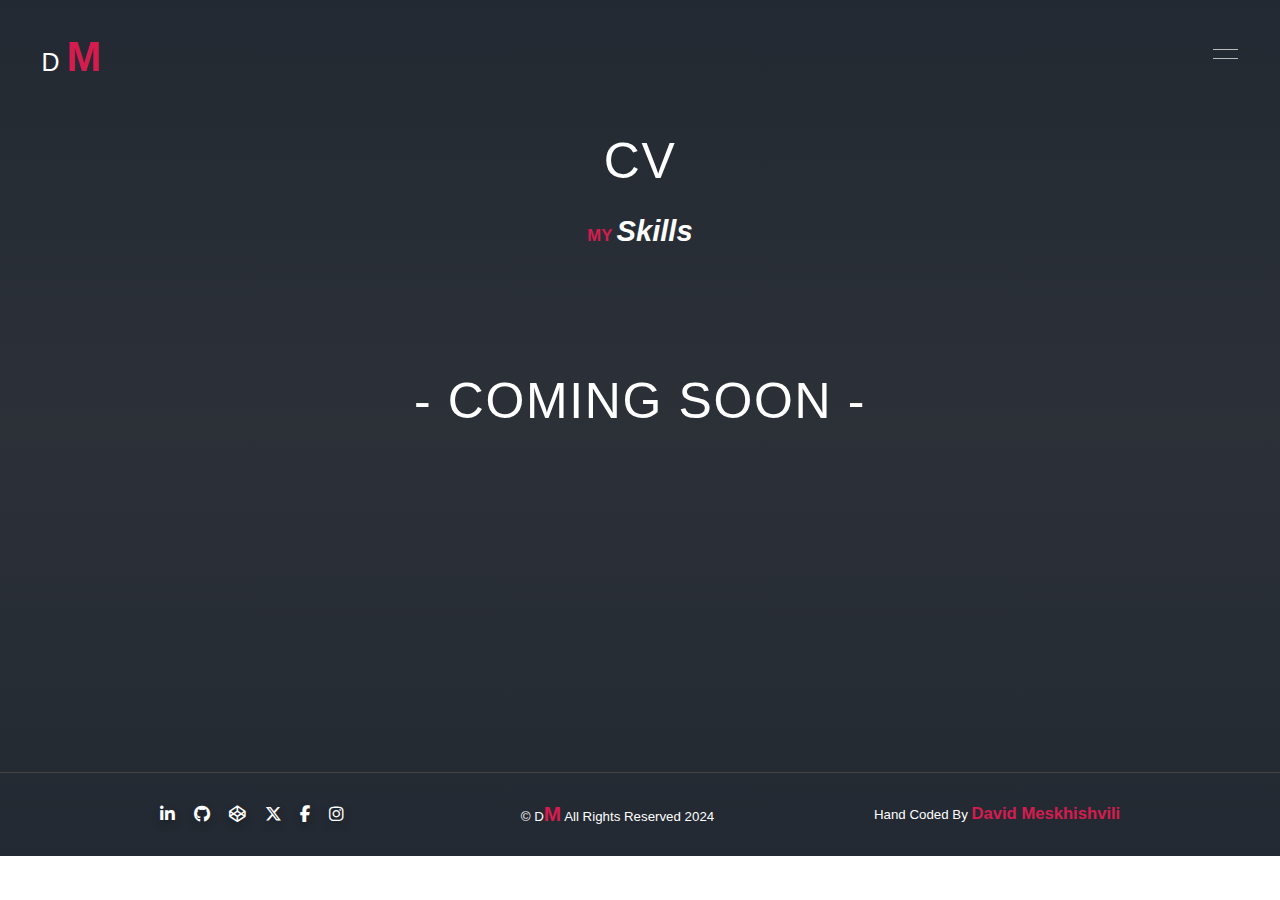
<file: cv.html>
<!DOCTYPE html>
<html lang="en">
  <head>
    <meta charset="UTF-8" />
    <meta http-equiv="X-UA-Compatible" content="IE=edge" />
    <meta name="viewport" content="width=device-width, initial-scale=1.0" />
    <title>David Meskhishvili Portfolio Webpage</title>
    <link rel="stylesheet" href="style.css" />
    <link rel="stylesheet" href="style.css" />
    <link rel="preconnect" href="https://fonts.googleapis.com" />
    <link rel="preconnect" href="https://fonts.gstatic.com" crossorigin />
    <link
      href="https://fonts.googleapis.com/css2?family=Caveat:wght@400;700&family=Rowdies:wght@300;400;700&display=swap"
      rel="stylesheet"
    />
    <link
      rel="stylesheet"
      href="https://cdnjs.cloudflare.com/ajax/libs/font-awesome/6.6.0/css/all.min.css"
    />
  </head>
  <body>
    <!-- Container -->
    <div class="container">
      <!-- Navigation -->
      <div class="menu-icon">
        <div class="line line-1"></div>
        <div class="line line-2"></div>
      </div>
      <nav class="navigation">
        <div class="nav-items">
          <a href="index.html#about-me">About</a>
          <a href="index.html#my-projects">Portfolio</a>
          <a href="index.html#testimonials">Testimonials</a>
          <a href="index.html#contact-me">Contact</a>
        </div>
      </nav>
      <!-- End of Navigation -->

      <!-- Landing -->
      <section class="landing-projects">
        <div class="logo">
          <a href="index.html">
            <span>D</span>
            <span>M</span>
           </a>
        </div>
      </section>
      <!-- End of Landing -->

      <!-- Projects -->
      <section class="projects" id="my-projects">
        <h1 class="section-heading">CV</h1>
        <h3 class="sub-heading">My <span>Skills</span></h3>
        <!-- Projects Container -->
        <div class="projects-cards"> 
            <br /><br /><br /><br /><br /><br /><br /><br />
            <h1 class="section-heading">- coming soon -</h1>
            <br /><br /><br /><br /><br /><br /><br /><br />
            <br /><br /><br /><br /><br /><br /><br /><br />
            <br /><br /><br /><br /><br /><br /><br /><br />
            <br /><br /><br /><br /><br /><br /><br /><br />
            <br /><br /><br /><br /><br /><br /><br /><br />
        </div>
        <!-- End of Projects Container -->

        
      </section>
      <!-- End of Projects -->

      <!-- Footer -->
      <footer class="footer">
        <div class="icons">
          <a href="https://www.linkedin.com/in/dmeskhi" target="_blank"
            ><i class="fa-brands fa-linkedin-in"></i
          ></a>
          <a href="https://github.com/dmeskhi" target="_blank"
            ><i class="fa-brands fa-github"></i
          ></a>
          <a href="https://codepen.io/dmeskhi" target="_blank"
            ><i class="fa-brands fa-codepen"></i
          ></a>
          <a href="https://x.com/dmeskhi" target="_blank"
            ><i class="fa-brands fa-x-twitter"></i
          ></a>
          <a href="https://www.facebook.com/dmeski" target="_blank"
            ><i class="fa-brands fa-facebook-f"></i
          ></a>
          <a href="https://www.instagram.com/dmeskhi/" target="_blank"
            ><i class="fa-brands fa-instagram"></i
          ></a>
        </div>
        <div class="copyright">
          <p>&copy; D<span>M</span> All Rights Reserved 2024</p>
        </div>
        <div class="author">
          <p>
            Hand Coded By
            <span>
              <a href="mailto:david.meskhishvili@gmail.com" target="_blank">
                David Meskhishvili
              </a>
            </span>
          </p>
        </div>
      </footer>
      <!-- End of Footer -->
    </div>
    <!-- End of Container -->
    <script src="script.js"></script>
  </body>
</html>
</file>
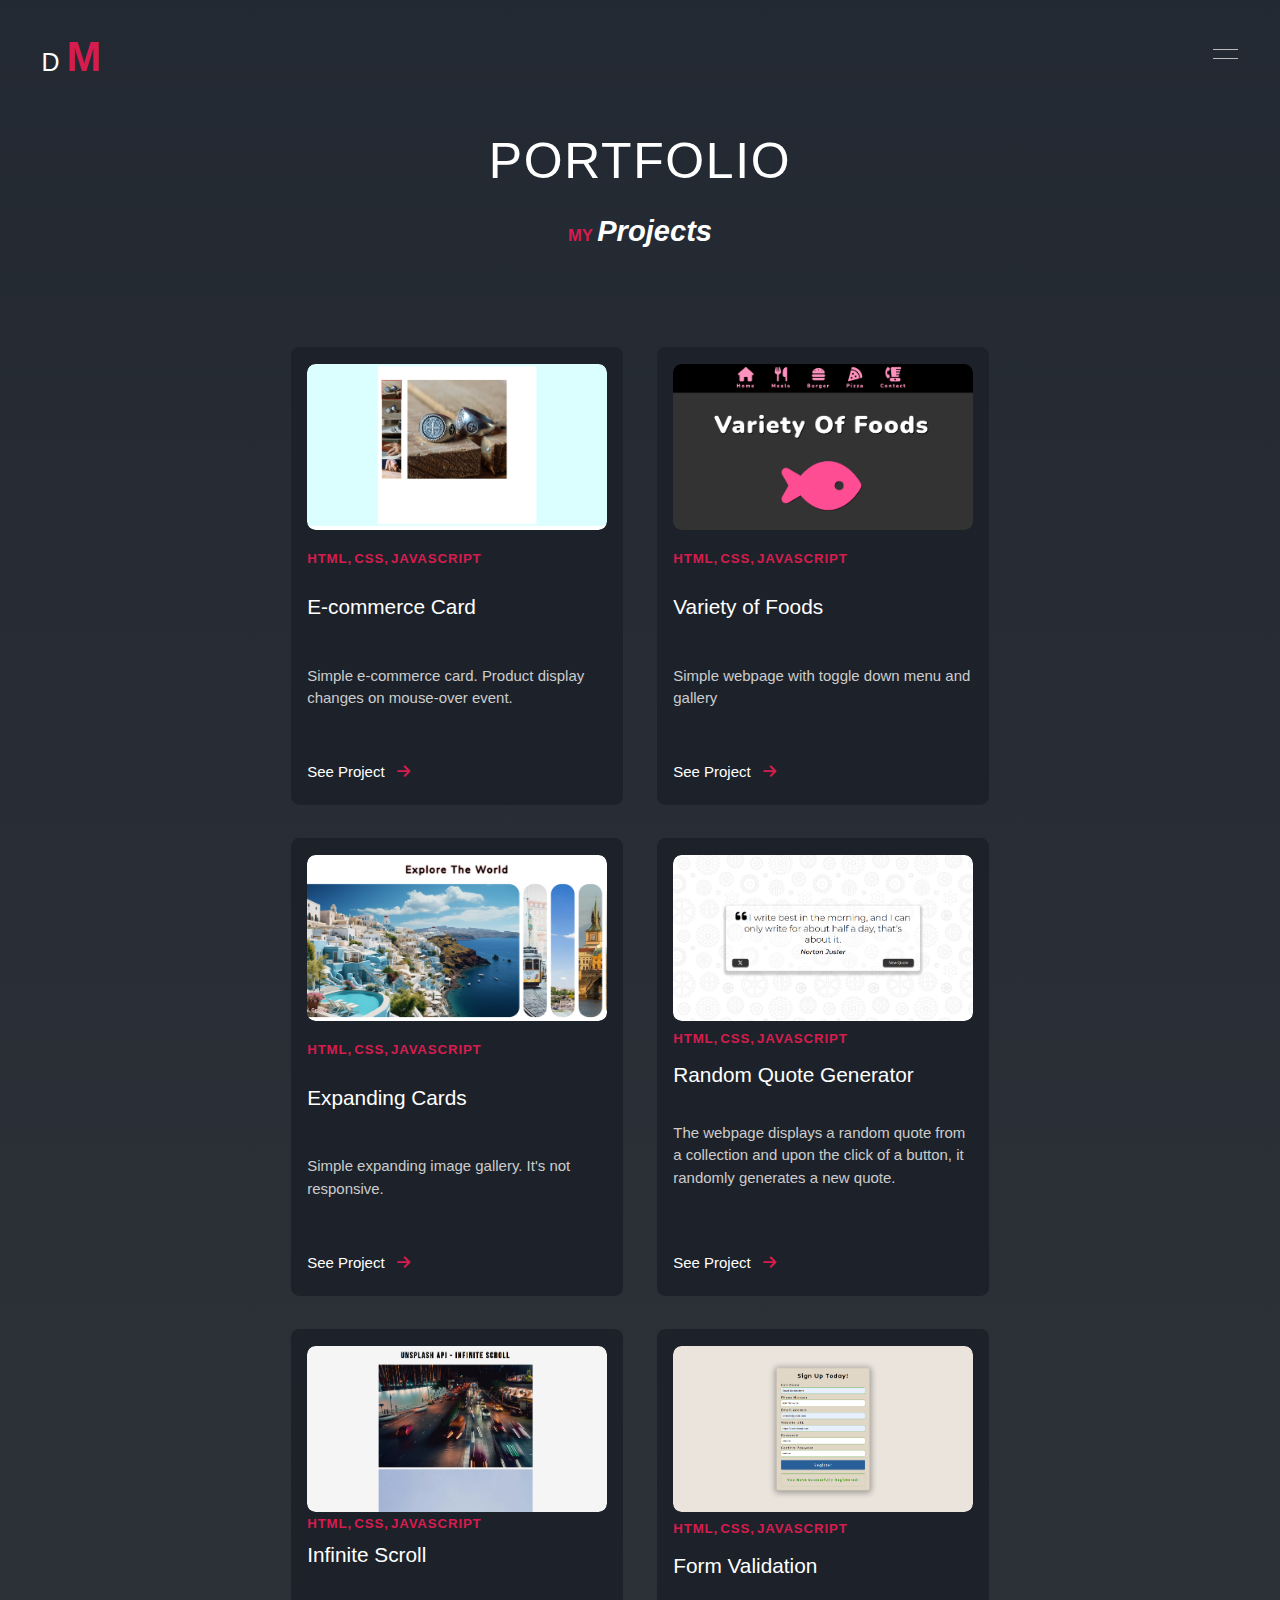
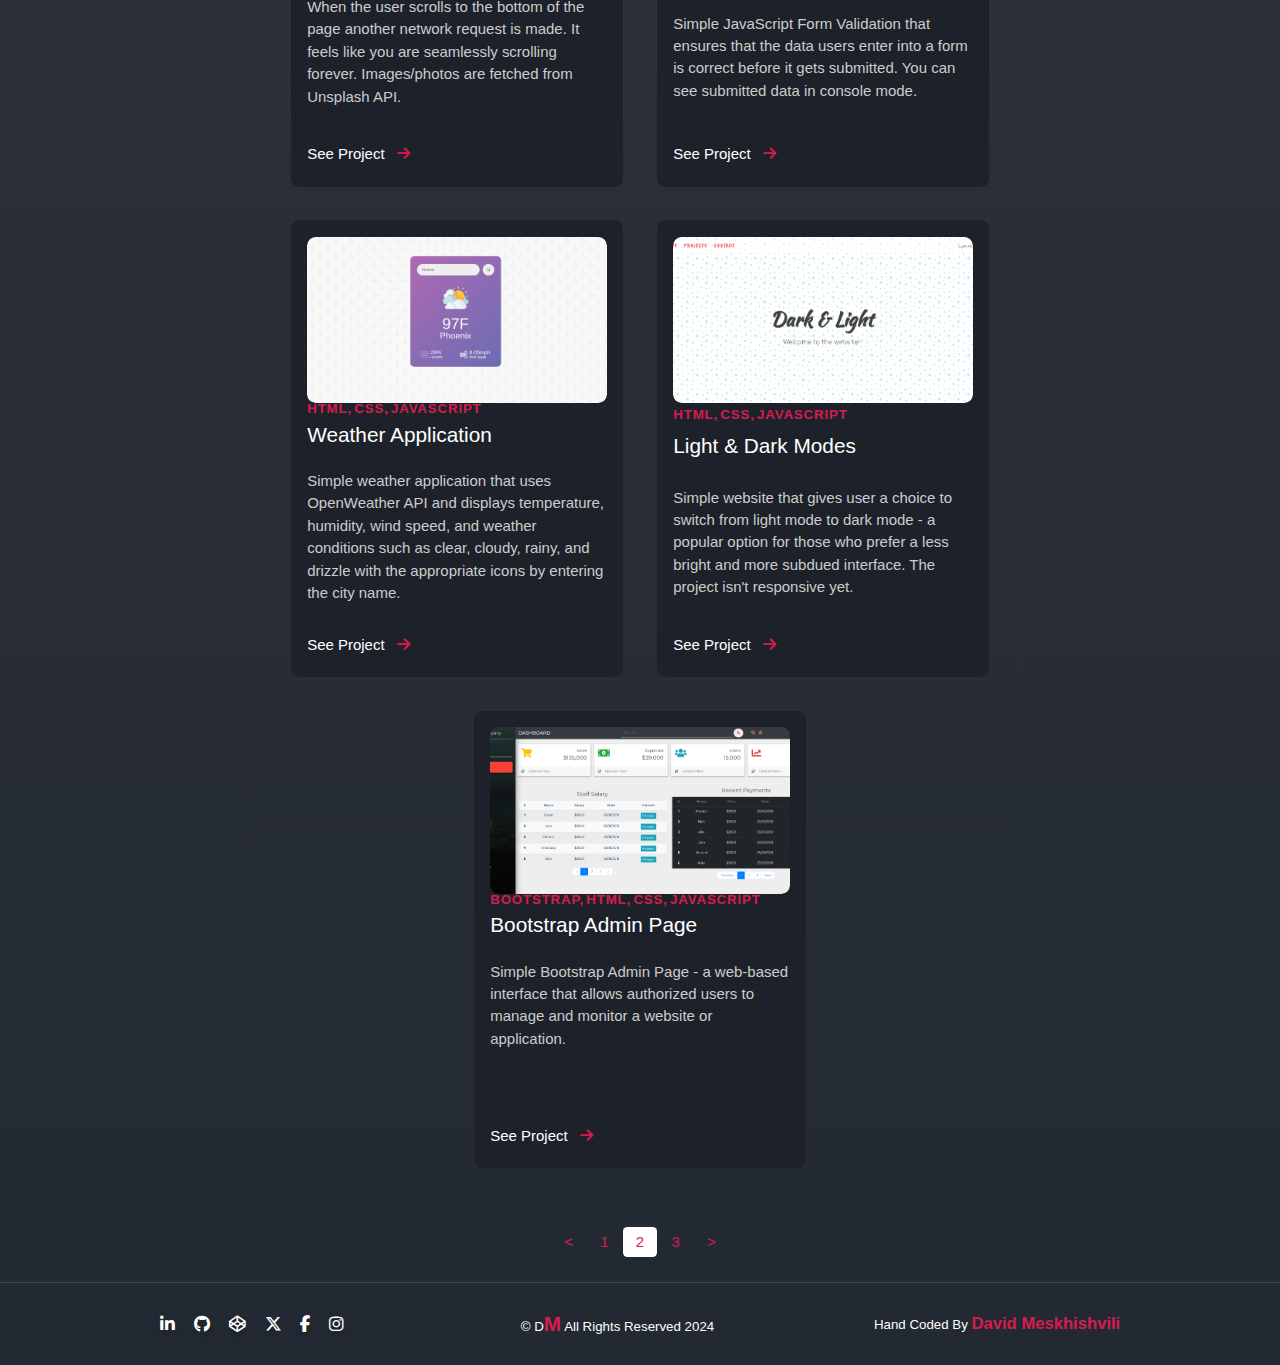
<file: projects02.html>
<!DOCTYPE html>
<html lang="en">
  <head>
    <meta charset="UTF-8" />
    <meta http-equiv="X-UA-Compatible" content="IE=edge" />
    <meta name="viewport" content="width=device-width, initial-scale=1.0" />
    <title>David Meskhishvili Portfolio Webpage</title>
    <link rel="icon" type="image/x-icon" href="/images/favicon.ico" />
    <link rel="stylesheet" href="style.css" />
    <link rel="preconnect" href="https://fonts.googleapis.com" />
    <link rel="preconnect" href="https://fonts.gstatic.com" crossorigin />
    <link
      href="https://fonts.googleapis.com/css2?family=Caveat:wght@400;700&family=Rowdies:wght@300;400;700&display=swap"
      rel="stylesheet"
    />
    <link
      rel="stylesheet"
      href="https://cdnjs.cloudflare.com/ajax/libs/font-awesome/6.6.0/css/all.min.css"
    />
  </head>
  <body>
    <!-- Container -->
    <div class="container">
      <!-- Navigation -->
      <div class="menu-icon">
        <div class="line line-1"></div>
        <div class="line line-2"></div>
      </div>
      <nav class="navigation">
        <div class="nav-items">
          <a href="index.html#about-me">About</a>
          <a href="index.html#my-projects">Portfolio</a>
          <a href="index.html#testimonials">Testimonials</a>
          <a href="index.html#contact-me">Contact</a>
        </div>
      </nav>
      <!-- End of Navigation -->

      <!-- Landing -->
      <section class="landing-projects">
        <div class="logo">
          <a href="index.html">
            <span>D</span>
            <span>M</span>
          </a>
        </div>
      </section>
      <!-- End of Landing -->

      <!-- Projects -->
      <section class="projects" id="my-projects">
        <h1 class="section-heading">Portfolio</h1>
        <h3 class="sub-heading">My <span>Projects</span></h3>
        <!-- Projects Container -->
        <div class="projects-cards">
          <!-- Project #10 -->
          <div class="project-card">
            <div class="project-img">
              <a
                href="https://dmeskhi.github.io/ecommerce-card/"
                target="_blank"
              >
                <img src="images/ecomm.png"
              /></a>
            </div>
            <div class="techs">
              <span>HTML,</span>
              <span>CSS,</span>
              <span>JavaScript</span>
            </div>
            <h3 class="project-name">E-commerce Card</h3>
            <p class="project-desc">
              Simple e-commerce card. Product display changes on mouse-over
              event.
            </p>
            <button type="button" class="project-btn">
              <a
                href="https://dmeskhi.github.io/ecommerce-card/"
                target="_blank"
              >
                See Project <i class="fa-sharp fa-solid fa-arrow-right"></i
              ></a>
            </button>
          </div>
          <!-- End of Project #10 -->

          <!-- Project #11 -->
          <div class="project-card">
            <div class="project-img">
              <a
                href="https://dmeskhi.github.io/Foods/index.html"
                target="_blank"
              >
                <img src="images/foods.png"
              /></a>
            </div>
            <div class="techs">
              <span>HTML,</span>
              <span>CSS,</span>
              <span>JavaScript</span>
            </div>
            <h3 class="project-name">Variety of Foods</h3>
            <p class="project-desc">
              Simple webpage with toggle down menu and gallery
            </p>
            <button type="button" class="project-btn">
              <a
                href="https://dmeskhi.github.io/Foods/index.html"
                target="_blank"
              >
                See Project <i class="fa-sharp fa-solid fa-arrow-right"></i
              ></a>
            </button>
          </div>
          <!-- End of Project #11 -->

          <!-- Project #12 -->
          <div class="project-card">
            <div class="project-img">
              <a
                href="https://dmeskhi.github.io/mini-projects/expanding-cards/index.html"
                target="_blank"
              >
                <img src="images/expand.png"
              /></a>
            </div>
            <div class="techs">
              <span>HTML,</span>
              <span>CSS,</span>
              <span>JavaScript</span>
            </div>
            <h3 class="project-name">Expanding Cards</h3>
            <p class="project-desc">
              Simple expanding image gallery. It's not responsive.
            </p>
            <button type="button" class="project-btn">
              <a
                href="https://dmeskhi.github.io/mini-projects/expanding-cards/index.html"
                target="_blank"
              >
                See Project <i class="fa-sharp fa-solid fa-arrow-right"></i
              ></a>
            </button>
          </div>
          <!-- End of Project #12 -->

          <!-- Project #13 -->
          <div class="project-card">
            <div class="project-img">
              <a
                href="https://dmeskhi.github.io/quote-generator/index.html"
                target="_blank"
              >
                <img src="images/quotes.png"
              /></a>
            </div>
            <div class="techs">
              <span>HTML,</span>
              <span>CSS,</span>
              <span>JavaScript</span>
            </div>
            <h3 class="project-name">Random Quote Generator</h3>
            <p class="project-desc">
              The webpage displays a random quote from a collection and upon the
              click of a button, it randomly generates a new quote. <br /><br />
            </p>
            <button type="button" class="project-btn">
              <a
                href="https://dmeskhi.github.io/quote-generator/index.html"
                target="_blank"
              >
                See Project <i class="fa-sharp fa-solid fa-arrow-right"></i
              ></a>
            </button>
          </div>
          <!-- End of Project #13 -->

          <!-- Project #14 -->
          <div class="project-card">
            <div class="project-img">
              <a
                href="https://dmeskhi.github.io/infinity-scroll/index.html"
                target="_blank"
              >
                <img src="images/scroll.png"
              /></a>
            </div>
            <div class="techs">
              <span>HTML,</span>
              <span>CSS,</span>
              <span>JavaScript</span>
            </div>
            <h3 class="project-name">Infinite Scroll</h3>
            <p class="project-desc">
              When the user scrolls to the bottom of the page another network
              request is made. It feels like you are seamlessly scrolling
              forever. Images/photos are fetched from Unsplash API.
            </p>
            <button type="button" class="project-btn">
              <a
                href="https://dmeskhi.github.io/infinity-scroll/index.html"
                target="_blank"
              >
                See Project <i class="fa-sharp fa-solid fa-arrow-right"></i
              ></a>
            </button>
          </div>
          <!-- End of Project #14 -->

          <!-- Project #15 -->
          <div class="project-card">
            <div class="project-img">
              <a
                href="https://dmeskhi.github.io/form-validation/index.html"
                target="_blank"
              >
                <img src="images/form-valid.png"
              /></a>
            </div>
            <div class="techs">
              <span>HTML,</span>
              <span>CSS,</span>
              <span>JavaScript</span>
            </div>
            <h3 class="project-name">Form Validation</h3>
            <p class="project-desc">
              Simple JavaScript Form Validation that ensures that the data users
              enter into a form is correct before it gets submitted. You can see
              submitted data in console mode.
            </p>
            <button type="button" class="project-btn">
              <a
                href="https://dmeskhi.github.io/form-validation/index.html"
                target="_blank"
              >
                See Project <i class="fa-sharp fa-solid fa-arrow-right"></i
              ></a>
            </button>
          </div>
          <!-- End of Project #15 -->

          <!-- Project #16 -->
          <div class="project-card">
            <div class="project-img">
              <a
                href="https://dmeskhi.github.io/weather-app/index.html"
                target="_blank"
              >
                <img src="images/weather.png"
              /></a>
            </div>
            <div class="techs">
              <span>HTML,</span>
              <span>CSS,</span>
              <span>JavaScript</span>
            </div>
            <h3 class="project-name">Weather Application</h3>
            <p class="project-desc">
              Simple weather application that uses OpenWeather API and displays
              temperature, humidity, wind speed, and weather conditions such as
              clear, cloudy, rainy, and drizzle with the appropriate icons by
              entering the city name.
            </p>
            <button type="button" class="project-btn">
              <a
                href="https://dmeskhi.github.io/weather-app/index.html"
                target="_blank"
              >
                See Project <i class="fa-sharp fa-solid fa-arrow-right"></i
              ></a>
            </button>
          </div>
          <!-- End of Project #16 -->

          <!-- Project #17 -->
          <div class="project-card">
            <div class="project-img">
              <a
                href="https://dmeskhi.github.io/light-dark-mode/index.html"
                target="_blank"
              >
                <img src="images/dl.png"
              /></a>
            </div>
            <div class="techs">
              <span>HTML,</span>
              <span>CSS,</span>
              <span>JavaScript</span>
            </div>
            <h3 class="project-name">Light &amp; Dark Modes</h3>
            <p class="project-desc">
              Simple website that gives user a choice to switch from light mode
              to dark mode - a popular option for those who prefer a less bright
              and more subdued interface. The project isn't responsive yet.
            </p>
            <button type="button" class="project-btn">
              <a
                href="https://dmeskhi.github.io/light-dark-mode/index.html"
                target="_blank"
              >
                See Project <i class="fa-sharp fa-solid fa-arrow-right"></i
              ></a>
            </button>
          </div>
          <!-- End of Project #17 -->

          <!-- Project #18 -->
          <div class="project-card">
            <div class="project-img">
              <a
                href="https://dmeskhi.github.io/bootstrap-admin-dashboard/index.html"
                target="_blank"
              >
                <img src="images/ap.png"
              /></a>
            </div>
            <div class="techs">
              <span>Bootstrap,</span>
              <span>HTML,</span>
              <span>CSS,</span>
              <span>JavaScript</span>
            </div>
            <h3 class="project-name">Bootstrap Admin Page</h3>
            <p class="project-desc">
              Simple Bootstrap Admin Page - a web-based interface that allows
              authorized users to manage and monitor a website or application.
              <br /><br /><br />
            </p>
            <button type="button" class="project-btn">
              <a
                href="https://dmeskhi.github.io/bootstrap-admin-dashboard/index.html"
                target="_blank"
              >
                See Project <i class="fa-sharp fa-solid fa-arrow-right"></i
              ></a>
            </button>
          </div>
          <!-- End of Project #18 -->
        </div>
        <!-- End of Projects Container -->

        <!-- Pagination -->
        <div class="pagination">
          <a href="projects.html">&lt;</a>
          <a href="projects.html">1</a>
          <a href="projects02.html" class="active">2</a>
          <a href="projects03.html">3</a>
          <a href="projects03.html">&gt;</a>
        </div>
        <!-- End of Pagination -->
      </section>
      <!-- End of Projects -->

      <!-- Footer -->
      <footer class="footer">
        <div class="icons">
          <a href="https://www.linkedin.com/in/dmeskhi" target="_blank"
            ><i class="fa-brands fa-linkedin-in"></i
          ></a>
          <a href="https://github.com/dmeskhi" target="_blank"
            ><i class="fa-brands fa-github"></i
          ></a>
          <a href="https://codepen.io/dmeskhi" target="_blank"
            ><i class="fa-brands fa-codepen"></i
          ></a>
          <a href="https://x.com/dmeskhi" target="_blank"
            ><i class="fa-brands fa-x-twitter"></i
          ></a>
          <a href="https://www.facebook.com/dmeski" target="_blank"
            ><i class="fa-brands fa-facebook-f"></i
          ></a>
          <a href="https://www.instagram.com/dmeskhi/" target="_blank"
            ><i class="fa-brands fa-instagram"></i
          ></a>
        </div>
        <div class="copyright">
          <p>&copy; D<span>M</span> All Rights Reserved 2024</p>
        </div>
        <div class="author">
          <p>
            Hand Coded By
            <span>
              <a href="mailto:david.meskhishvili@gmail.com" target="_blank">
                David Meskhishvili
              </a>
            </span>
          </p>
        </div>
      </footer>
      <!-- End of Footer -->
    </div>
    <!-- End of Container -->
    <script src="script.js"></script>
  </body>
</html>
</file>
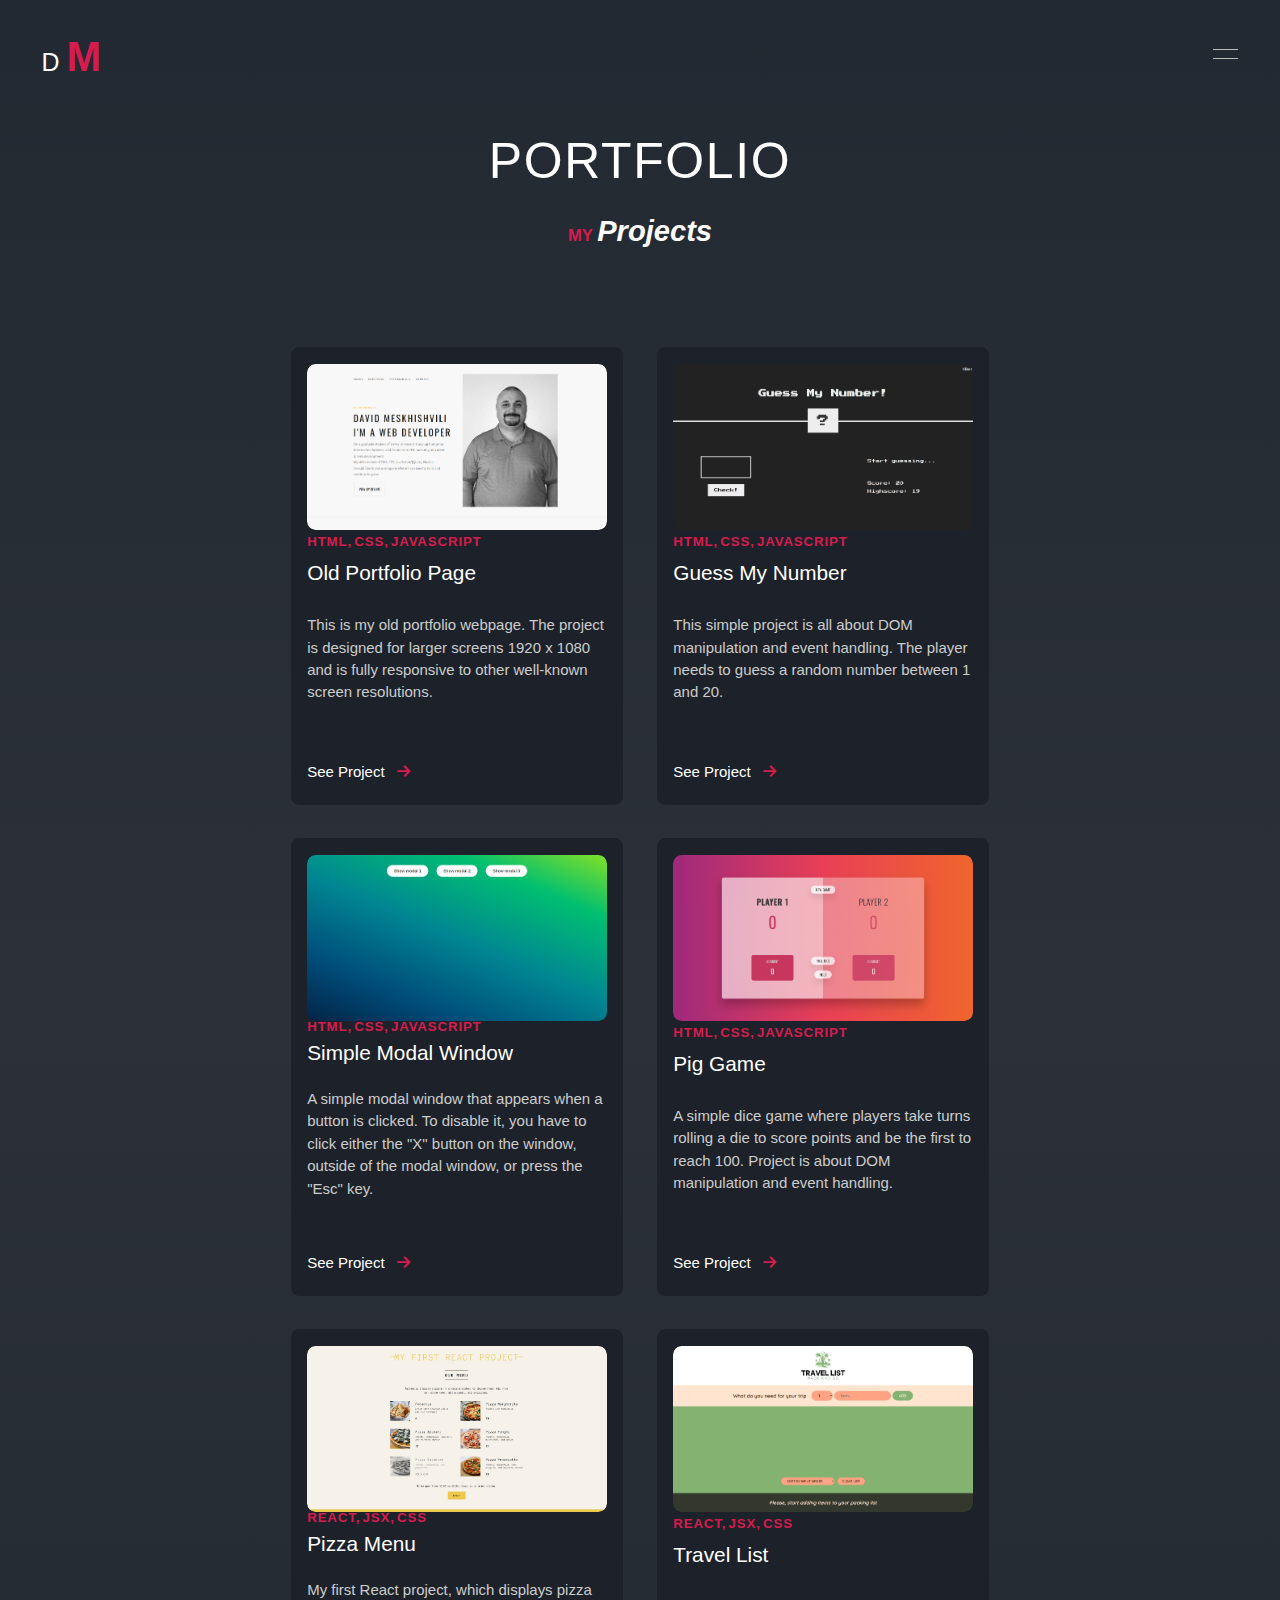
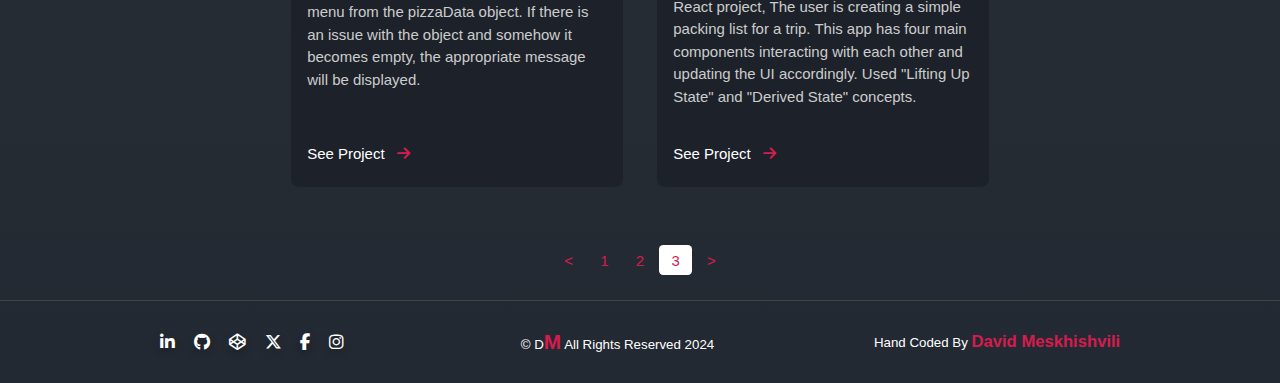
<file: projects03.html>
<!DOCTYPE html>
<html lang="en">
  <head>
    <meta charset="UTF-8" />
    <meta http-equiv="X-UA-Compatible" content="IE=edge" />
    <meta name="viewport" content="width=device-width, initial-scale=1.0" />
    <title>David Meskhishvili Portfolio Webpage</title>
    <link rel="icon" type="image/x-icon" href="/images/favicon.ico" />
    <link rel="stylesheet" href="style.css" />
    <link rel="preconnect" href="https://fonts.googleapis.com" />
    <link rel="preconnect" href="https://fonts.gstatic.com" crossorigin />
    <link
      href="https://fonts.googleapis.com/css2?family=Caveat:wght@400;700&family=Rowdies:wght@300;400;700&display=swap"
      rel="stylesheet"
    />
    <link
      rel="stylesheet"
      href="https://cdnjs.cloudflare.com/ajax/libs/font-awesome/6.6.0/css/all.min.css"
    />
  </head>
  <body>
    <!-- Container -->
    <div class="container">
      <!-- Navigation -->
      <div class="menu-icon">
        <div class="line line-1"></div>
        <div class="line line-2"></div>
      </div>
      <nav class="navigation">
        <div class="nav-items">
          <a href="index.html#about-me">About</a>
          <a href="index.html#my-projects">Portfolio</a>
          <a href="index.html#testimonials">Testimonials</a>
          <a href="index.html#contact-me">Contact</a>
        </div>
      </nav>
      <!-- End of Navigation -->

      <!-- Landing -->
      <section class="landing-projects">
        <div class="logo">
          <a href="index.html">
            <span>D</span>
            <span>M</span>
          </a>
        </div>
      </section>
      <!-- End of Landing -->

      <!-- Projects -->
      <section class="projects" id="my-projects">
        <h1 class="section-heading">Portfolio</h1>
        <h3 class="sub-heading">My <span>Projects</span></h3>
        <!-- Projects Container -->
        <div class="projects-cards">
          <!-- Project #19 -->
          <div class="project-card">
            <div class="project-img">
              <a href="https://dmeskhi.github.io/portfolio/" target="_blank">
                <img src="images/old.png"
              /></a>
            </div>
            <div class="techs">
              <span>HTML,</span>
              <span>CSS,</span>
              <span>JavaScript</span>
            </div>
            <h3 class="project-name">Old Portfolio Page</h3>
            <p class="project-desc">
              This is my old portfolio webpage. The project is designed for
              larger screens 1920 x 1080 and is fully responsive to other
              well-known screen resolutions. <br /><br />
            </p>
            <button type="button" class="project-btn">
              <a href="https://dmeskhi.github.io/portfolio/" target="_blank">
                See Project <i class="fa-sharp fa-solid fa-arrow-right"></i
              ></a>
            </button>
          </div>
          <!-- End of Project #19 -->

          <!-- Project #20 -->
          <div class="project-card">
            <div class="project-img">
              <a
                href="https://dmeskhi.github.io/guess-my-number/index.html"
                target="_blank"
              >
                <img src="images/guess-num.png"
              /></a>
            </div>
            <div class="techs">
              <span>HTML,</span>
              <span>CSS,</span>
              <span>JavaScript</span>
            </div>
            <h3 class="project-name">Guess My Number</h3>
            <p class="project-desc">
              This simple project is all about DOM manipulation and event
              handling. The player needs to guess a random number between 1 and
              20.
              <br /><br />
            </p>
            <button type="button" class="project-btn">
              <a
                href="https://dmeskhi.github.io/guess-my-number/index.html"
                target="_blank"
              >
                See Project <i class="fa-sharp fa-solid fa-arrow-right"></i
              ></a>
            </button>
          </div>
          <!-- End of Project #20 -->

          <!-- Project #21 -->
          <div class="project-card">
            <div class="project-img">
              <a
                href="https://dmeskhi.github.io/modal/index.html"
                target="_blank"
              >
                <img src="images/modal.png"
              /></a>
            </div>
            <div class="techs">
              <span>HTML,</span>
              <span>CSS,</span>
              <span>JavaScript</span>
            </div>
            <h3 class="project-name">Simple Modal Window</h3>
            <p class="project-desc">
              A simple modal window that appears when a button is clicked. To
              disable it, you have to click either the "X" button on the window,
              outside of the modal window, or press the "Esc" key.
              <br />
              <br />
            </p>
            <button type="button" class="project-btn">
              <a
                href="https://dmeskhi.github.io/modal/index.html"
                target="_blank"
              >
                See Project <i class="fa-sharp fa-solid fa-arrow-right"></i
              ></a>
            </button>
          </div>
          <!-- End of Project #21 -->

          <!-- Project #22 -->
          <div class="project-card">
            <div class="project-img">
              <a
                href="https://dmeskhi.github.io/pig-game/index.html"
                target="_blank"
              >
                <img src="images/pig-game.png"
              /></a>
            </div>
            <div class="techs">
              <span>HTML,</span>
              <span>CSS,</span>
              <span>JavaScript</span>
            </div>
            <h3 class="project-name">Pig Game</h3>
            <p class="project-desc">
              A simple dice game where players take turns rolling a die to score
              points and be the first to reach 100. Project is about DOM
              manipulation and event handling.
              <br />
              <br />
            </p>
            <button type="button" class="project-btn">
              <a
                href="https://dmeskhi.github.io/pig-game/index.html"
                target="_blank"
              >
                See Project <i class="fa-sharp fa-solid fa-arrow-right"></i
              ></a>
            </button>
          </div>
          <!-- End of Project #22 -->

          <!-- Project #23 -->
          <div class="project-card">
            <div class="project-img">
              <a href="https://dmeskhi.github.io/pizza-menu/" target="_blank">
                <img src="images/pizza.png"
              /></a>
            </div>
            <div class="techs">
              <span>REACT,</span>
              <span>JSX,</span>
              <span>CSS</span>
            </div>
            <h3 class="project-name">Pizza Menu</h3>
            <p class="project-desc">
              My first React project, which displays pizza menu from the
              pizzaData object. If there is an issue with the object and somehow
              it becomes empty, the appropriate message will be displayed.
              <br />
              <br />
            </p>
            <button type="button" class="project-btn">
              <a href="https://dmeskhi.github.io/pizza-menu/" target="_blank">
                See Project <i class="fa-sharp fa-solid fa-arrow-right"></i
              ></a>
            </button>
          </div>
          <!-- End of Project #23 -->

          <!-- Project #24 -->
          <div class="project-card">
            <div class="project-img">
              <a href="https://dmeskhi.github.io/travel-list/" target="_blank">
                <img src="images/travel.png"
              /></a>
            </div>
            <div class="techs">
              <span>REACT,</span>
              <span>JSX,</span>
              <span>CSS</span>
            </div>
            <h3 class="project-name">Travel List</h3>
            <p class="project-desc">
              React project, The user is creating a simple packing list for a
              trip. This app has four main components interacting with each
              other and updating the UI accordingly. Used "Lifting Up State" and
              "Derived State" concepts.
              <br />
            </p>
            <button type="button" class="project-btn">
              <a href="https://dmeskhi.github.io/travel-list/" target="_blank">
                See Project <i class="fa-sharp fa-solid fa-arrow-right"></i
              ></a>
            </button>
          </div>
          <!-- End of Project #24 -->
        </div>
        <!-- End of Projects Container -->

        <!-- Pagination -->
        <div class="pagination">
          <a href="projects.html">&lt;</a>
          <a href="projects.html">1</a>
          <a href="projects02.html">2</a>
          <a href="projects03.html" class="active">3</a>
          <a href="projects03.html">&gt;</a>
        </div>
        <!-- End of Pagination -->
      </section>
      <!-- End of Projects -->

      <!-- Footer -->
      <footer class="footer">
        <div class="icons">
          <a href="https://www.linkedin.com/in/dmeskhi" target="_blank"
            ><i class="fa-brands fa-linkedin-in"></i
          ></a>
          <a href="https://github.com/dmeskhi" target="_blank"
            ><i class="fa-brands fa-github"></i
          ></a>
          <a href="https://codepen.io/dmeskhi" target="_blank"
            ><i class="fa-brands fa-codepen"></i
          ></a>
          <a href="https://x.com/dmeskhi" target="_blank"
            ><i class="fa-brands fa-x-twitter"></i
          ></a>
          <a href="https://www.facebook.com/dmeski" target="_blank"
            ><i class="fa-brands fa-facebook-f"></i
          ></a>
          <a href="https://www.instagram.com/dmeskhi/" target="_blank"
            ><i class="fa-brands fa-instagram"></i
          ></a>
        </div>
        <div class="copyright">
          <p>&copy; D<span>M</span> All Rights Reserved 2024</p>
        </div>
        <div class="author">
          <p>
            Hand Coded By
            <span>
              <a href="mailto:david.meskhishvili@gmail.com" target="_blank">
                David Meskhishvili
              </a>
            </span>
          </p>
        </div>
      </footer>
      <!-- End of Footer -->
    </div>
    <!-- End of Container -->
    <script src="script.js"></script>
  </body>
</html>
</file>
<file: style.css>
/* Default Styles */
* {
  margin: 0;
  padding: 0;
  box-sizing: border-box;
  text-decoration: none;
  outline: none;
  font-family: "Poppins", sans-serif;
}

html {
  font-size: 62.5%;
  scroll-behavior: smooth;
}

/* Default Styles */

/* Container */
.container {
  width: 100%;
  height: 100%;
  background: linear-gradient(#232932, #2c3138, #232932);
}


/* Navigation */
.menu-icon {
  width: 3rem;
  height: 3rem;
  position: fixed;
  top: 5rem;
  right: 5rem;
  display: flex;
  flex-direction: column;
  justify-content: space-evenly;
  align-items: center;
  cursor: pointer;
  z-index: 200;
}

.line {
  width: 3rem;
  height: 0.2rem;
  background-color: #bbb;
  transition: transform 0.3s;
}

.change .line-1 {
  transform: rotateZ(45deg) translate(0.7rem, -0.1rem);
}

.change .line-2 {
  transform: rotateZ(-45deg) translate(0.7rem, -0.1rem);
}

.navigation {
  position: fixed;
  top: -8rem;
  right: -63rem;
  width: 50rem;
  transform: rotateZ(-15deg);
  height: 100vh;
  background-color: #31363c;
  z-index: 100;
  display: flex;
  align-items: center;
  padding-left: 8rem;
  z-index: 150;
  transition: all 0.6s;
}

.change .navigation {
  top: 0;
  right: 0;
  transform: rotateZ(0);
}

.nav-items {
  display: flex;
  flex-direction: column;
  opacity: 0;
  visibility: hidden;
}

.change .nav-items {
  opacity: 1;
  visibility: visible;
  transition: 0.5s 0.7s;
}

.navigation .section-border {
  opacity: 0;
  visibility: hidden;
}

.change .navigation .section-border {
  opacity: 1;
  visibility: visible;
  transition: all 0.5s 0.7s;
}

.nav-items a {
  font-size: 3rem;
  font-weight: 300;
  text-transform: uppercase;
  letter-spacing: 0.2rem;
  color: #eee;
  margin: 1rem 0;
  transition: color 0.5s;
}

.nav-items a:hover {
  color: #D61C4E;
}

/* End of Navigation */

/* Landing */
.landing {
  width: 100%;
  height: 100vh;
  position: relative;
}

.landing-projects {
  width: 10%;
  height: 10vh;
  position: relative;
}

.section-bg-heading {
  position: absolute;
  bottom: 0;
  left: 50%;
  transform: translateX(-50%);
  width: 100%;
  text-align: center;
  font-size: 30rem;
  font-family: "Roboto", sans-serif;
  color: #31363d;
  opacity: 0.5;
}

.logo {
  position: absolute;
  top: 4rem;
  left: 5rem;
  font-size: 3rem;
  display: flex;
  align-items: center;
  margin-bottom: 10rem;
}

.logo span:nth-child(1) {
  color: #fff;
}

.logo span:nth-child(2) {
  font-size: 5rem;
  font-family: "Roboto", sans-serif;
  font-weight: bold;
  color: #D61C4E;
}

.logo span:nth-child(3) {
  color: #fff;
}

.banner {
  position: absolute;
  top: 50%;
  left: 50%;
  transform: translate(-50%, -50%);
  display: flex;
}

.developer-info {
  margin-right: 15rem;
}

.greeting {
  font-size: 2.5rem;
  text-transform: uppercase;
  color: #fff;
  letter-spacing: 0.1rem;
}

.greeting span {
  color: #D61C4E;
}

.name {
  font-size: 8rem;
  font-weight: 700;
  width: 70rem;
  margin: 2rem 0 2rem 0;
  color: #fff;
  text-shadow: 0 0.5rem 1rem rgba(0, 0, 0, 0.3);
}

.name span {
  color: #D61C4E;
}

.prof {
  font-size: 1.8rem;
  font-weight: 300;
  text-transform: uppercase;
  color: #fff;
  letter-spacing: 0.2rem;
  margin-bottom: 6rem;
}

.prof span {
  font-family: "Roboto", sans-serif;
  font-size: 3rem;
  font-weight: bold;
  text-transform: capitalize;
  margin-left: 1.2rem;
}

.about {
  width: 65rem;
  font-family: "Roboto", sans-serif;
  font-size: 2.2rem;
  line-height: 1.3;
  letter-spacing: 0.1rem;
  color: #a9abae;
  margin-bottom: 5rem;
}

.social-media {
  margin-bottom: 5rem;
}

.social-media i {
  font-size: 2.5rem;
  color: #fff;
  margin-right: 2rem;
  text-shadow: 0 0.5rem 1rem rgba(0, 0, 0, 0.3);
  cursor: pointer;
}

.btn {
  width: 20rem;
  height: 6rem;
  border: 0.2rem solid #bbb;
  border-radius: 3rem;
  background-color: transparent;
  color: #fff;
  font-size: 1.4rem;
  font-weight: 700;
  text-transform: uppercase;
  position: relative;
  cursor: pointer;
  margin-right: 7rem;
}

.btn::before {
  content: "";
  width: 100%;
  height: 100%;
  background-color: #D61C4E;
  border-radius: 3rem;
  position: absolute;
  top: 0;
  left: 0;
  z-index: -10;
  transform: scale(0);
  transition: transform 0.3s;
}

.btn:hover::before {
  transform: scale(1);
  transition: transform 0.5s;
}

.cv span {
  font-size: 1.4rem;
  font-weight: 300;
  text-transform: uppercase;
  color: #fff;
}

.dev-img-wrapper {
  width: 60rem;
  height: 60rem;
  border-radius: 50%;
  background-color: #e5e5e5;
  padding: 2rem 2rem 0 2rem;
  box-shadow: 0 1rem 1rem rgba(0, 0, 0, 0.2);
  overflow: hidden;
  position: relative;
}

.dev-img-wrapper img {
  width: 100%;
  height: auto;
}

.dev-work {
  width: 25rem;
  height: 9rem;
  background-color: #1d222a;
  font-size: 1.4rem;
  font-weight: 700;
  text-transform: uppercase;
  color: #fff;
  border: 0.2rem solid #bbb;
  border-radius: 6rem;
  display: flex;
  justify-content: center;
  align-items: center;
  padding: 0 2rem;
  box-shadow: 0 0.5rem 1rem rgba(0, 0, 0, 0.4);
  position: absolute;
}

.dev-experience {
  bottom: 20rem;
  right: 40rem;
}

.dev-projects {
  bottom: 10rem;
  right: -2rem;
}

.dev-work span:nth-child(1) {
  font-size: 3rem;
  width: 50%;
  text-align: center;
}

.dev-work span:nth-child(2) {
  color: #D61C4E;
  width: 50%;
}

/* End of Landing */

/* Testimonials */
.testimonials {
  width: 100%;
  height: 100vh;
  position: relative;
  display: flex;
  flex-direction: column;
  align-items: center;
}

.section-heading {
  font-size: 6rem;
  font-weight: 300;
  text-transform: uppercase;
  letter-spacing: 0.2rem;
  color: #fff;
  margin-bottom: 3rem;
  margin-top: 5rem;
}

.sub-heading {
  font-size: 2rem;
  color: #D61C4E;
  text-transform: uppercase;
}

.sub-heading span {
  font-family: "Roboto", sans-serif;
  font-size: 3.5rem;
  font-style: italic;
  text-transform: capitalize;
  color: #fff;
}

.testimonials-cards {
  width: 80%;
  margin: 8rem 0 0 10rem;
  display: flex;
  justify-content: center;
  align-items: center;
}

.testimonials-card {
  width: 60rem;
  height: 18rem;
  margin: 6rem 8rem;
  padding: 0 3rem;
  /* background-color: #ccc; */
  position: relative;
}

.testimonial {
  display: flex;
  justify-content: space-between;
  margin-bottom: 2rem;
}

.testimonial span {
  font-size: 2rem;
  color: #eee;
}

.testimonial span:nth-child(2) a {
  color: #D61C4E;
}

.testimonials-card p {
  font-family: "Roboto", sans-serif;
  font-size: 2rem;
  line-height: 1.5;
  color: #bbb;

}

/* End of Testimonials */

/* Projects */
.projects {
  width: 100%;
  height: 100%;
  position: relative;
  display: flex;
  flex-direction: column;
  align-items: center;
  /* margin-bottom: 10rem; */
}

.projects-cards {
  width: 140rem;
  display: flex;
  justify-content: center;
  flex-wrap: wrap;
  margin-top: 10rem;
  padding-bottom: 5rem;
  z-index: 100;
}

.project-card {
  width: 40rem;
  height: 55rem;
  background-color: #1d222a;
  margin: 2rem;
  padding: 2rem;
  border-radius: 1rem;
  display: flex;
  flex-direction: column;
  justify-content: space-between;
}

.project-img {
  width: 36rem;
  height: 20rem;
  border-radius: 1rem;
  overflow: hidden;
}

.project-img img {
  width: 100%;
  height: 100%;
  object-fit: cover;
  border-radius: 1rem;
  cursor: pointer;
  transition: transform 1.5s;
}

.project-img img:hover {
  transform: scale(1.3);
}

.techs {
  margin-top: -3rem;
}

.techs span {
  font-size: 1.6rem;
  font-weight: 700;
  text-transform: uppercase;
  color: #D61C4E;
  letter-spacing: 0.1rem;
}

.project-name {
  font-size: 2.5rem;
  font-weight: 300;
  color: #fff;
  margin-top: -2rem;
}

.project-desc {
  font-family: "Roboto", sans-serif;
  font-size: 1.8rem;
  line-height: 1.5;
  color: #ccc;
}

.project-btn {
  width: 20rem;
  height: 4rem;
  background-color: transparent;
  font-size: 1.8rem;
  text-align: left;
  color: #fff;
  border: none;
  cursor: pointer;
  z-index: 100;
}

.project-btn a {
  color: #fff;
}

.project-btn i {
  color: #D61C4E;
  margin-left: 1rem;
  transition: margin-left 0.3s;
}

.project-btn:hover i {
  margin-left: 2rem;
}

.projects .btn {
  margin: 5rem 0 0 0;
}



.projects .section-border {
  height: 140rem;
  position: absolute;
  top: 50%;
  right: 15rem;
  transform: translateY(-50%);
  margin: 0;
}

/* End of Projects */

/* Contact */
.contact {
  width: 100%;
  height: 100vh;
  position: relative;
  display: flex;
  flex-direction: column;
  align-items: center;
}

.contact .section-border {
  position: absolute;
  left: 20rem;
  top: 30%;
}

.contact-content {
  width: 120rem;
  position: absolute;
  top: 50%;
  left: 50%;
  transform: translate(-50%, -50%);
  margin-top: 7rem;
  display: flex;
  justify-content: space-between;
  align-items: center;
}

.contact-left div {
  display: flex;
  align-items: center;
  margin: 3rem 0;
}

.contact-left i {
  width: 5rem;
  height: 5rem;
  background-color: #1d222a;
  border: 0.2rem solid #bbb;
  border-radius: 50%;
  display: flex;
  justify-content: center;
  align-items: center;
  font-size: 2rem;
  color: #eee;
  margin-right: 9rem;
  position: relative;
}

.contact-left i::after {
  content: "";
  width: 4rem;
  height: 0.2rem;
  background-color: #bbb;
  position: absolute;
  top: 50%;
  transform: translateY(-50%);
  right: -4rem;
}

.contact-info {
  width: 20rem;
  display: flex;
  flex-direction: column;
}

.contact-info span {
  width: 100%;
}

.contact-info span:nth-child(1) {
  font-family: "Roboto", sans-serif;
  font-size: 2.5rem;
  font-weight: bold;
  color: #fff;
  margin-bottom: 0.5rem;
}

.contact-info span:nth-child(2) {
  font-size: 1.6rem;
  font-weight: 300;
  color: #777;
}

.contact-info a {
  font-size: 1.6rem;
  font-weight: 300;
  color: #777;
}

.contact-right {
  width: 60rem;
  height: 60rem;
  display: flex;
  justify-content: center;
  align-items: center;
}

.input-groups {
  display: flex;
}

.input-group {
  display: flex;
  flex-direction: column;
}

.input-group label {
  font-size: 1.6rem;
  font-weight: 300;
  letter-spacing: 0.1rem;
  text-transform: uppercase;
  color: #fff;
  margin: 0 0 1.5rem 2rem;
}

.input-group label i {
  font-size: 1.2rem;
  color: #D61C4E;
}

.input-group input,
textarea {
  height: 6rem;
  margin: 0 3rem 5rem 0;
  background-color: #1d222a;
  border: 0.2rem solid #777;
  border-radius: 3rem;
  font-size: 1.6rem;
  font-weight: 300;
  color: #fff;
  padding: 1rem 1rem 1rem 2rem;
}

.input-groups input {
  width: 35rem;
}

.input-group textarea {
  height: 12rem;
  margin-bottom: 2rem;
  resize: none;
}

.contact-btn {
  width: calc(100% - 3rem);
  height: 5rem;
  background-color: #D61C4E;
  border: 0.2rem solid #bbb;
  border-radius: 3rem;
  color: #fff;
  text-transform: uppercase;
  font-size: 1.6rem;
  font-weight: 300;
  letter-spacing: 0.2rem;
  cursor: pointer;
}

/* End of Contact */

/* Footer */
.footer {
  width: 100%;
  height: 10rem;
  border-top: 0.1rem solid #444;
  display: flex;
  justify-content: space-evenly;
  align-items: center;
}

.icons i {
  font-size: 2rem;
  color: #fff;
  margin-right: 2rem;
  text-shadow: 0 0.5rem 1rem rgba(0, 0, 0, 0.3);
  cursor: pointer;
}

.copyright,
.author {
  font-size: 1.6rem;
  color: #fff;
}

.copyright span {
  font-family: "Roboto", sans-serif;
  font-size: 2.5rem;
  font-weight: bold;
  color: #D61C4E;

}

.author span a {
  font-family: "Roboto", sans-serif;
  font-size: 2rem;
  font-weight: bold;
  color: #D61C4E;
}

/* End of Footer */
/* Pagination */
.pagination {
  text-align: center;
  margin-bottom: 3rem;
}

.pagination a {
  font-size: 1.8rem;
  color: #D61C4E;
  text-decoration: none;
  padding: 0.8rem 1.5rem;
  display: inline-block;
}

.pagination a.active {
  background-color: #fff;
  border-radius: 0.5rem;
}

.pagination a:hover:not(.active) {
  background-color: #fff;
  border-radius: 0.5rem;
}

/* End of Pagination */
/* End of Container */

/* Responsive */
@media (max-width: 1700px) {
  html {
    font-size: 57%;
  }

  .navigation {
    right: -70rem;
  }

  .contact .section-border {
    left: 10rem;
  }

  .contact-content {
    width: 120rem;
  }
}

@media (max-width: 1500px) {
  html {
    font-size: 52%;
  }

  .name {
    font-size: 5rem;
    width: 40rem;
  }

  .about {
    width: 45rem;
  }

  .dev-img-wrapper {
    width: 40rem;
    height: 40rem;
  }

  .dev-work {
    width: 20rem;
    height: 7rem;
    padding: 0 1rem;
  }

  .dev-work span:nth-child(1) {
    font-size: 2rem;
    width: 35%;
  }

  .dev-experience {
    bottom: 22rem;
    right: 25rem;
  }

  .dev-projects {
    bottom: 14rem;
    right: -4rem;
  }

  .section-bg-heading {
    font-size: 23rem;
  }

  .testimonials {
    height: 100%;
    padding: 10rem 0 20rem 0;
  }

  .testimonials-cards {
    width: 100rem;
  }

  .projects-cards {
    width: 100rem;
    z-index: 100;
  }

  .contact-content {
    width: 110rem;
  }
}

@media (max-width: 1200px) {
  html {
    font-size: 45%;
  }

  .projects .section-border {
    right: 10rem;
  }

  .contact-content {
    width: 100rem;
    justify-content: space-evenly;
  }

  .contact-right {
    margin-right: -15rem;
  }

  .input-groups {
    flex-direction: column;
  }

  .input-groups input {
    width: 60rem;
  }
}

@media (max-width: 900px) {
  html {
    font-size: 39%;
  }

  .section-border {
    display: none;
  }

  .section-bg-heading {
    font-size: 20rem;
  }

  .contact-content {
    width: 110rem;
  }

  .contact-right {
    margin-right: -5rem;
  }
}

@media (max-width: 700px) {
  html {
    font-size: 35%;
  }

  .section-bg-heading {
    font-size: 15rem;
  }

  .developer-img {
    display: none;
  }

  .testimonials-cards {
    flex-direction: column;
    width: 60rem;
  }

  .testimonial {
    flex-direction: column;
  }

  .projects-cards {
    width: 60rem;
  }

  .contact-content {
    width: 70rem;
  }

  .contact-left {
    display: none;
  }
}

@media (max-width: 500px) {
  .navigation {
    width: 100%;
    right: -100rem;
    justify-content: center;
  }

  .banner {
    width: 70%;
  }

  .section-heading {
    text-align: center;
  }

  .testimonials-cards {
    flex-direction: column;
    width: 55rem;
    margin: 20rem;
  }

  .contact-content {
    width: 55rem;
  }

  .input-groups input {
    width: 50rem;
  }

  .icons {
    display: none;
  }
}

/* End of Responsive */
</file>
